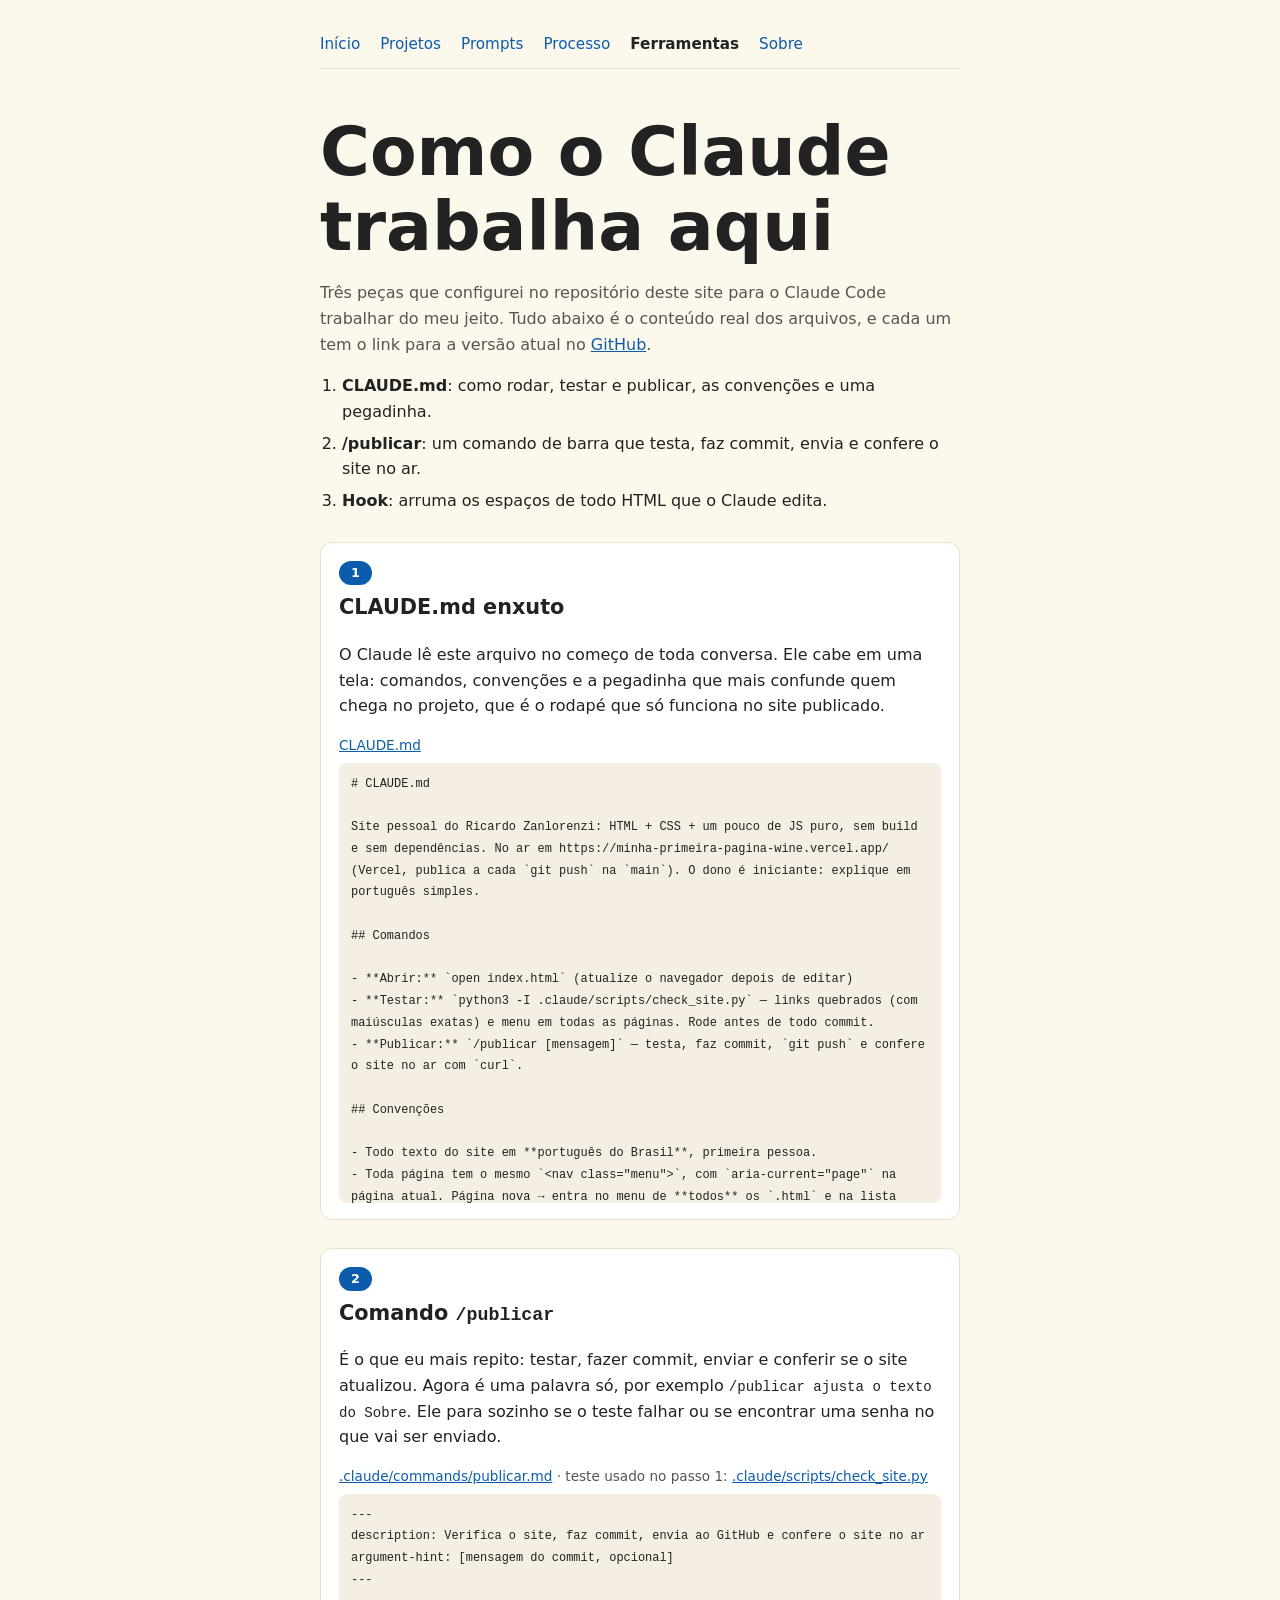
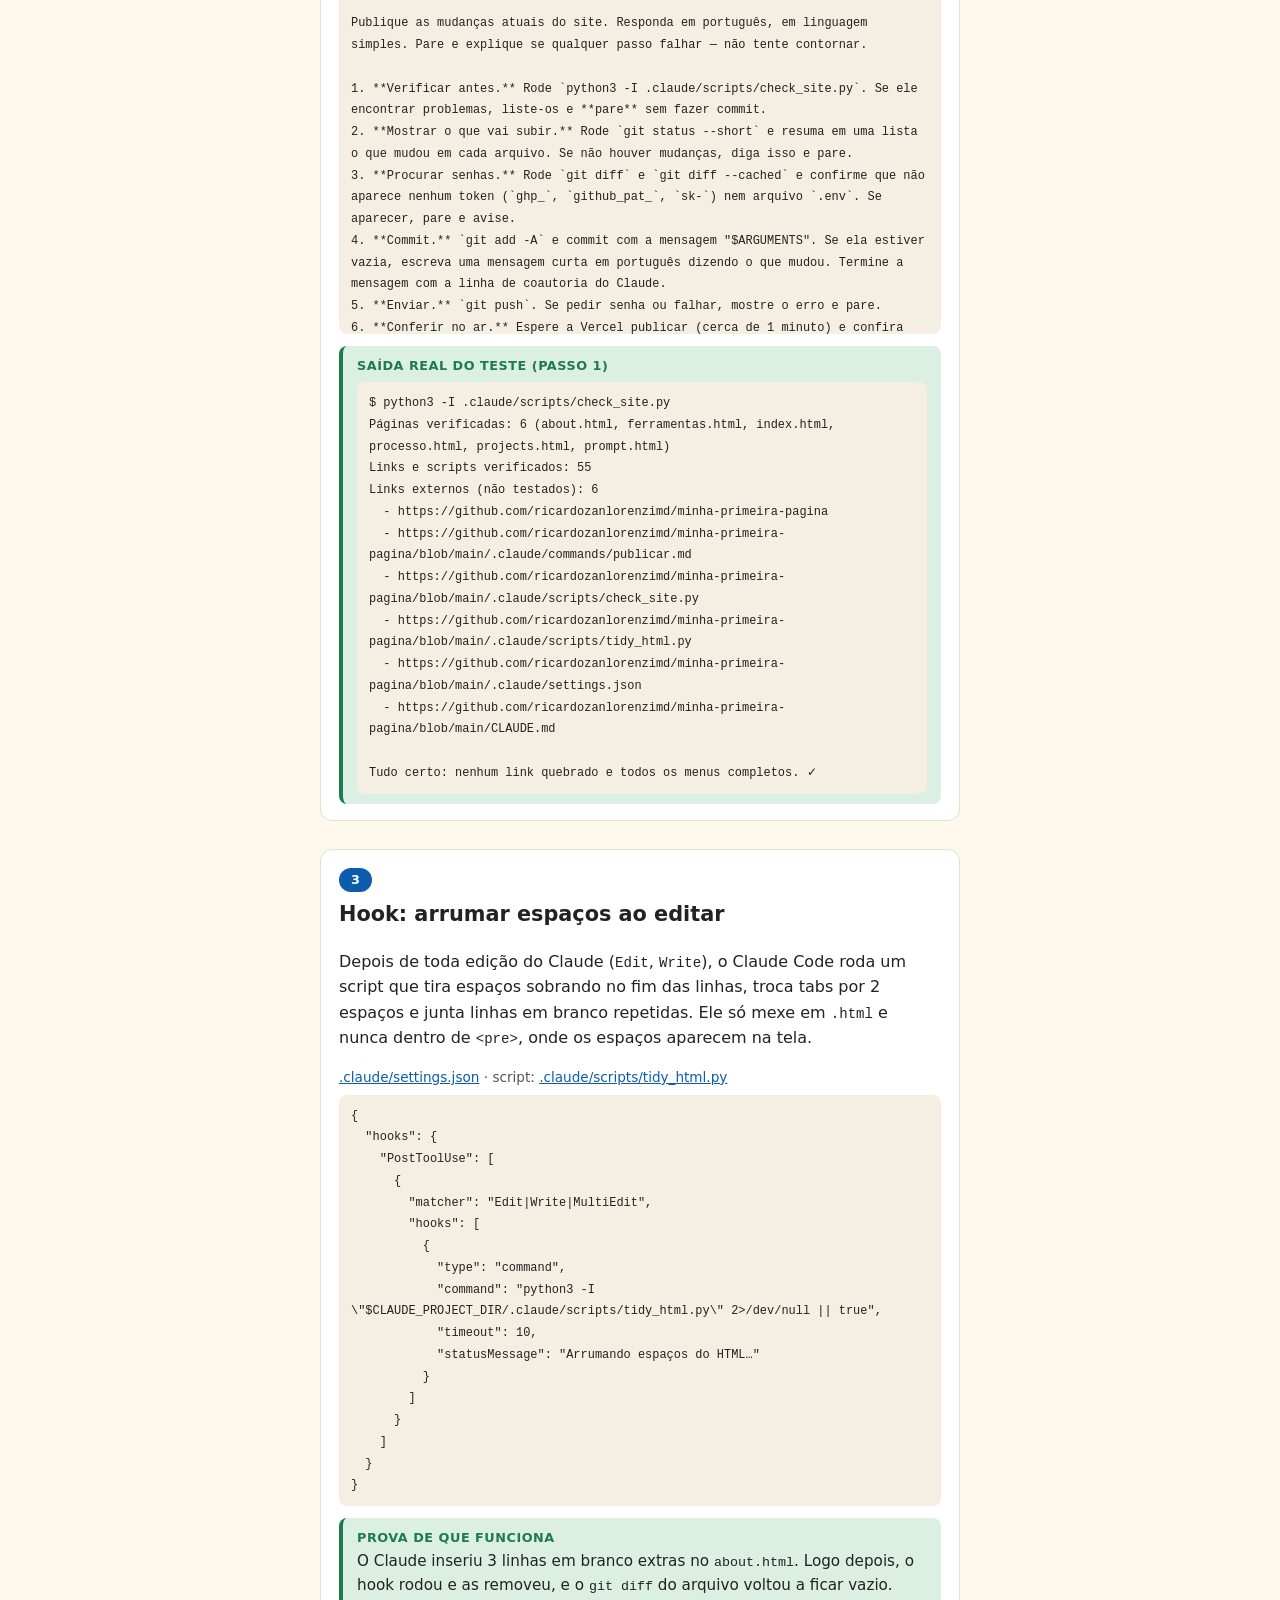
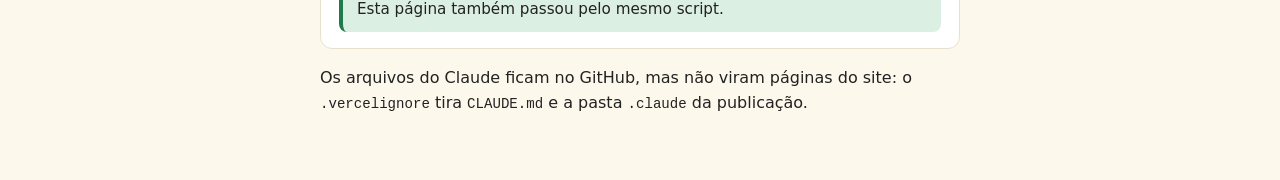
<file: ferramentas.html>
<!DOCTYPE html>
<html lang="pt-BR">
<head>
  <meta charset="UTF-8">
  <meta name="viewport" content="width=device-width, initial-scale=1.0">
  <title>Ferramentas — Ricardo Zanlorenzi</title>
  <link rel="stylesheet" href="style.css">
  <style>
    /* Estilos usados só nesta página */
    .intro {
      color: #555;
    }
    .pecas {
      margin: 0;
      padding-left: 22px;
    }
    .peca {
      margin-top: 28px;
      padding: 16px 18px;
      border: 1px solid #e8e0cc;
      border-radius: 12px;
      background: #fff;
    }
    .peca h2 {
      margin-top: 0;
    }
    .rotulo {
      display: inline-block;
      margin-bottom: 6px;
      padding: 2px 12px;
      border-radius: 999px;
      background: #0b5cad;
      color: #fff;
      font-size: 0.8rem;
      font-weight: 700;
    }
    .arquivo {
      font-size: 0.85rem;
      color: #555;
    }
    code {
      font-family: ui-monospace, "SF Mono", Menlo, Consolas, monospace;
      font-size: 0.88em;
    }
    pre {
      margin: 6px 0 0;
      padding: 10px 12px;
      max-height: 420px;
      overflow: auto;
      border-radius: 8px;
      background: #f4efe2;
      font-size: 0.85rem;
      white-space: pre-wrap;
      word-wrap: break-word;
    }
    .prova {
      margin-top: 12px;
      padding: 10px 14px;
      border-left: 4px solid #1f7a4d;
      border-radius: 8px;
      background: #dcefe3;
      font-size: 0.95rem;
    }
    .prova strong:first-child {
      display: block;
      font-size: 0.8rem;
      text-transform: uppercase;
      letter-spacing: 0.04em;
      color: #1f7a4d;
    }
  </style>
</head>
<body>
  <nav class="menu">
    <a href="index.html">Início</a>
    <a href="projects.html">Projetos</a>
    <a href="prompt.html">Prompts</a>
    <a href="processo.html">Processo</a>
    <a href="ferramentas.html" aria-current="page">Ferramentas</a>
    <a href="about.html">Sobre</a>
  </nav>

  <h1>Como o Claude trabalha aqui</h1>
  <p class="intro">
    Três peças que configurei no repositório deste site para o Claude Code
    trabalhar do meu jeito. Tudo abaixo é o conteúdo real dos arquivos, e cada
    um tem o link para a versão atual no
    <a href="https://github.com/ricardozanlorenzimd/minha-primeira-pagina">GitHub</a>.
  </p>
  <ol class="pecas">
    <li><strong>CLAUDE.md</strong>: como rodar, testar e publicar, as convenções e uma pegadinha.</li>
    <li><strong>/publicar</strong>: um comando de barra que testa, faz commit, envia e confere o site no ar.</li>
    <li><strong>Hook</strong>: arruma os espaços de todo HTML que o Claude edita.</li>
  </ol>

  <section class="peca">
    <span class="rotulo">1</span>
    <h2>CLAUDE.md enxuto</h2>
    <p>
      O Claude lê este arquivo no começo de toda conversa. Ele cabe em uma tela:
      comandos, convenções e a pegadinha que mais confunde quem chega no
      projeto, que é o rodapé que só funciona no site publicado.
    </p>
    <div class="arquivo">
      <a href="https://github.com/ricardozanlorenzimd/minha-primeira-pagina/blob/main/CLAUDE.md">CLAUDE.md</a>
    </div>
<pre><code># CLAUDE.md

Site pessoal do Ricardo Zanlorenzi: HTML + CSS + um pouco de JS puro, sem build e sem dependências. No ar em https://minha-primeira-pagina-wine.vercel.app/ (Vercel, publica a cada `git push` na `main`). O dono é iniciante: explique em português simples.

## Comandos

- **Abrir:** `open index.html` (atualize o navegador depois de editar)
- **Testar:** `python3 -I .claude/scripts/check_site.py` — links quebrados (com maiúsculas exatas) e menu em todas as páginas. Rode antes de todo commit.
- **Publicar:** `/publicar [mensagem]` — testa, faz commit, `git push` e confere o site no ar com `curl`.

## Convenções

- Todo texto do site em **português do Brasil**, primeira pessoa.
- Toda página tem o mesmo `&lt;nav class=&quot;menu&quot;&gt;`, com `aria-current=&quot;page&quot;` na página atual. Página nova → entra no menu de **todos** os `.html` e na lista `MENU` de `check_site.py`.
- Estilos comuns em `style.css`; estilo de uma página só fica no `&lt;style&gt;` dela.
- Projetos: tipo e dados em `projetos.js` (`PROJETOS`); `projects.html` só desenha. Campo novo passa pelas três camadas, nessa ordem.
- JS das páginas: `var`, `textContent` (nunca `innerHTML` com dados), comentários em português.
- Um hook arruma os espaços de todo `.html` editado — não precisa formatar à mão.
- Planeje antes (arquivos + ordem) e trabalhe em blocos pequenos com pausa para revisão quando o dono pedir.

## Pegadinha

O rodapé da página inicial (&quot;Última atualização&quot;) vem de `api/atualizado.js`, uma função da Vercel que usa a variável de ambiente `GITHUB_TOKEN`. **Abrindo pelo `file://` ela não existe** e o rodapé mostra &quot;disponível só no site publicado&quot; — isso é esperado, não &quot;conserte&quot;. Teste no site no ar. Nunca coloque o token no código: ele fica só nas configurações da Vercel (e mudar a variável exige Redeploy).</code></pre>
  </section>

  <section class="peca">
    <span class="rotulo">2</span>
    <h2>Comando <code>/publicar</code></h2>
    <p>
      É o que eu mais repito: testar, fazer commit, enviar e conferir se o site
      atualizou. Agora é uma palavra só, por exemplo
      <code>/publicar ajusta o texto do Sobre</code>. Ele para sozinho se o
      teste falhar ou se encontrar uma senha no que vai ser enviado.
    </p>
    <div class="arquivo">
      <a href="https://github.com/ricardozanlorenzimd/minha-primeira-pagina/blob/main/.claude/commands/publicar.md">.claude/commands/publicar.md</a>
      · teste usado no passo 1:
      <a href="https://github.com/ricardozanlorenzimd/minha-primeira-pagina/blob/main/.claude/scripts/check_site.py">.claude/scripts/check_site.py</a>
    </div>
<pre><code>---
description: Verifica o site, faz commit, envia ao GitHub e confere o site no ar
argument-hint: [mensagem do commit, opcional]
---

Publique as mudanças atuais do site. Responda em português, em linguagem simples. Pare e explique se qualquer passo falhar — não tente contornar.

1. **Verificar antes.** Rode `python3 -I .claude/scripts/check_site.py`. Se ele encontrar problemas, liste-os e **pare** sem fazer commit.
2. **Mostrar o que vai subir.** Rode `git status --short` e resuma em uma lista o que mudou em cada arquivo. Se não houver mudanças, diga isso e pare.
3. **Procurar senhas.** Rode `git diff` e `git diff --cached` e confirme que não aparece nenhum token (`ghp_`, `github_pat_`, `sk-`) nem arquivo `.env`. Se aparecer, pare e avise.
4. **Commit.** `git add -A` e commit com a mensagem &quot;$ARGUMENTS&quot;. Se ela estiver vazia, escreva uma mensagem curta em português dizendo o que mudou. Termine a mensagem com a linha de coautoria do Claude.
5. **Enviar.** `git push`. Se pedir senha ou falhar, mostre o erro e pare.
6. **Conferir no ar.** Espere a Vercel publicar (cerca de 1 minuto) e confira com `curl` que https://minha-primeira-pagina-wine.vercel.app/ e cada página do menu respondem 200 em HTTPS. A data em `/api/atualizado` pode levar até 5 minutos para mudar (cache) — não é erro.
7. **Relatar** em poucas linhas: o commit (hash e mensagem), o resultado da verificação e o link do site.</code></pre>
    <div class="prova">
      <strong>Saída real do teste (passo 1)</strong>
<pre><code>$ python3 -I .claude/scripts/check_site.py
Páginas verificadas: 6 (about.html, ferramentas.html, index.html, processo.html, projects.html, prompt.html)
Links e scripts verificados: 55
Links externos (não testados): 6
  - https://github.com/ricardozanlorenzimd/minha-primeira-pagina
  - https://github.com/ricardozanlorenzimd/minha-primeira-pagina/blob/main/.claude/commands/publicar.md
  - https://github.com/ricardozanlorenzimd/minha-primeira-pagina/blob/main/.claude/scripts/check_site.py
  - https://github.com/ricardozanlorenzimd/minha-primeira-pagina/blob/main/.claude/scripts/tidy_html.py
  - https://github.com/ricardozanlorenzimd/minha-primeira-pagina/blob/main/.claude/settings.json
  - https://github.com/ricardozanlorenzimd/minha-primeira-pagina/blob/main/CLAUDE.md

Tudo certo: nenhum link quebrado e todos os menus completos. ✓</code></pre>
    </div>
  </section>

  <section class="peca">
    <span class="rotulo">3</span>
    <h2>Hook: arrumar espaços ao editar</h2>
    <p>
      Depois de toda edição do Claude (<code>Edit</code>, <code>Write</code>),
      o Claude Code roda um script que tira espaços sobrando no fim das linhas,
      troca tabs por 2 espaços e junta linhas em branco repetidas. Ele só mexe
      em <code>.html</code> e nunca dentro de <code>&lt;pre&gt;</code>, onde os
      espaços aparecem na tela.
    </p>
    <div class="arquivo">
      <a href="https://github.com/ricardozanlorenzimd/minha-primeira-pagina/blob/main/.claude/settings.json">.claude/settings.json</a>
      · script:
      <a href="https://github.com/ricardozanlorenzimd/minha-primeira-pagina/blob/main/.claude/scripts/tidy_html.py">.claude/scripts/tidy_html.py</a>
    </div>
<pre><code>{
  &quot;hooks&quot;: {
    &quot;PostToolUse&quot;: [
      {
        &quot;matcher&quot;: &quot;Edit|Write|MultiEdit&quot;,
        &quot;hooks&quot;: [
          {
            &quot;type&quot;: &quot;command&quot;,
            &quot;command&quot;: &quot;python3 -I \&quot;$CLAUDE_PROJECT_DIR/.claude/scripts/tidy_html.py\&quot; 2&gt;/dev/null || true&quot;,
            &quot;timeout&quot;: 10,
            &quot;statusMessage&quot;: &quot;Arrumando espaços do HTML…&quot;
          }
        ]
      }
    ]
  }
}</code></pre>
    <div class="prova">
      <strong>Prova de que funciona</strong>
      O Claude inseriu 3 linhas em branco extras no <code>about.html</code>.
      Logo depois, o hook rodou e as removeu, e o <code>git diff</code> do
      arquivo voltou a ficar vazio. Esta página também passou pelo mesmo script.
    </div>
  </section>

  <p>
    Os arquivos do Claude ficam no GitHub, mas não viram páginas do site: o
    <code>.vercelignore</code> tira <code>CLAUDE.md</code> e a pasta
    <code>.claude</code> da publicação.
  </p>
</body>
</html>
</file>
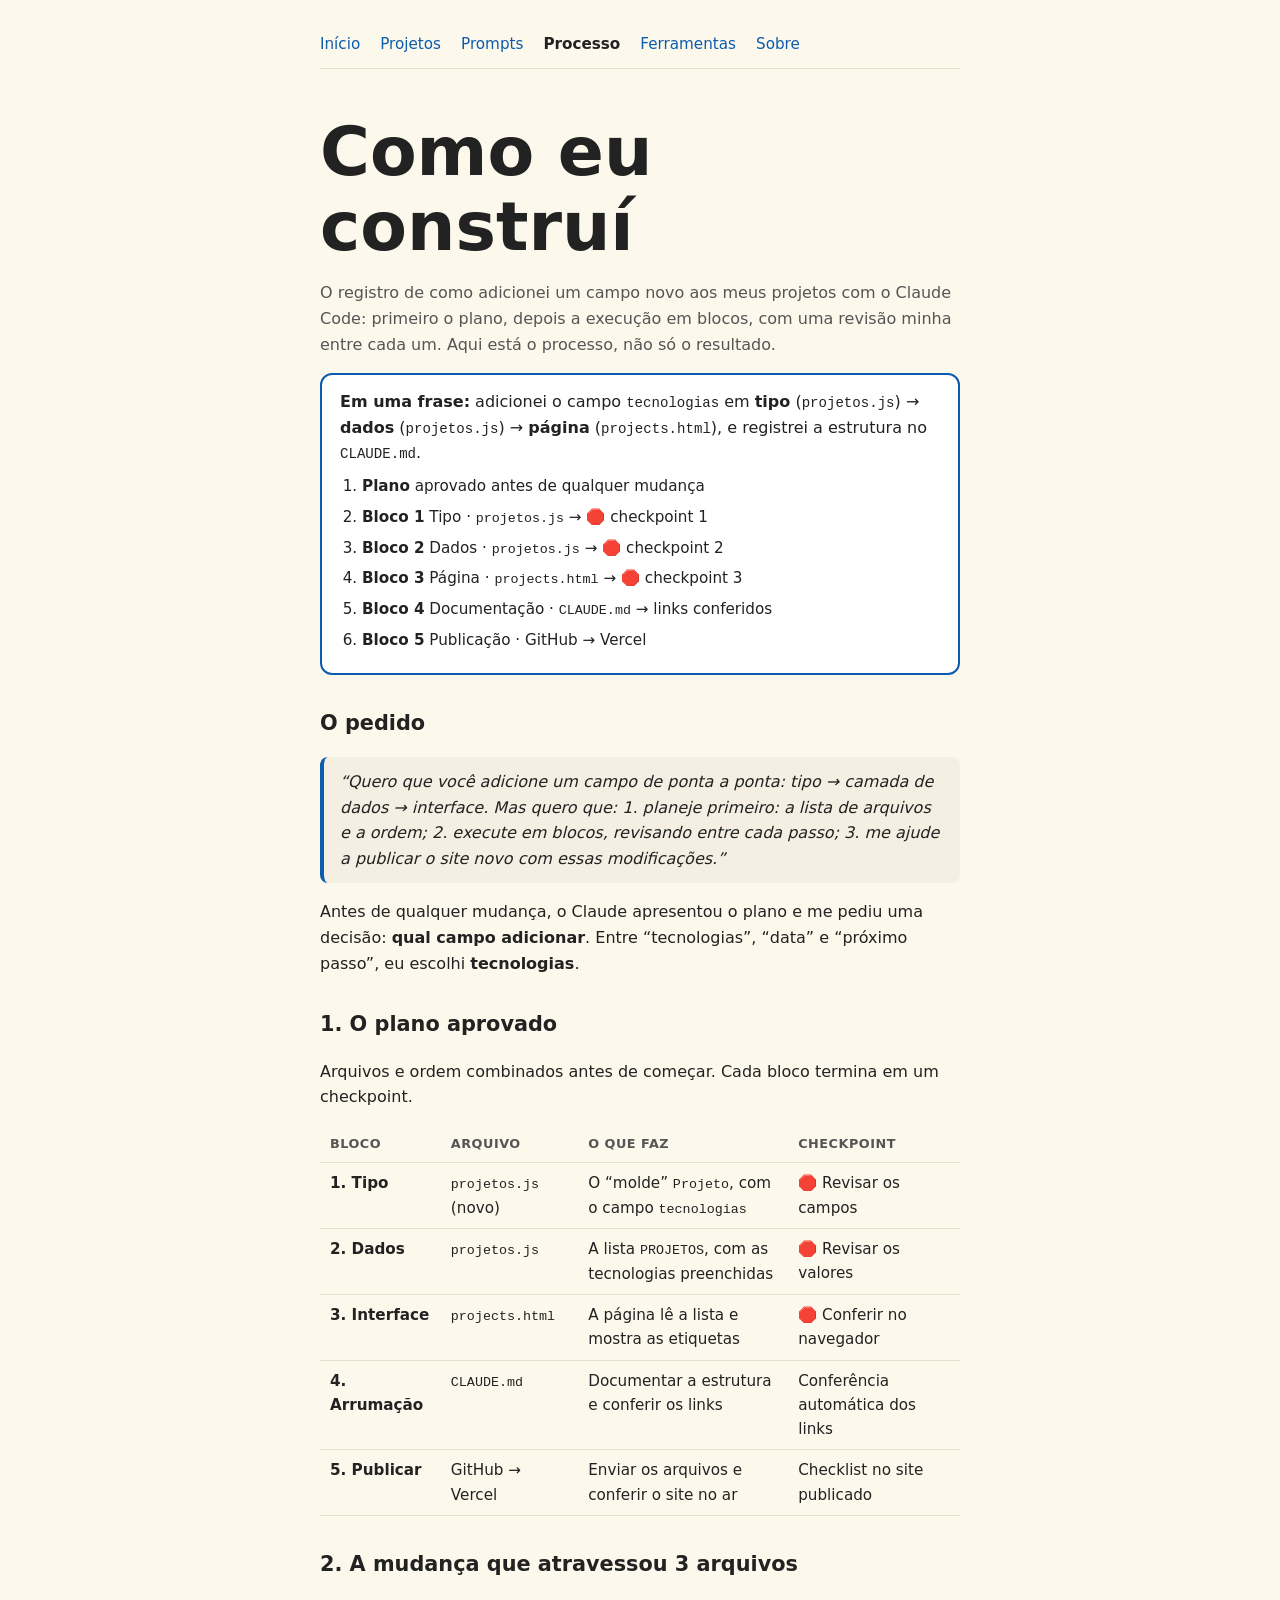
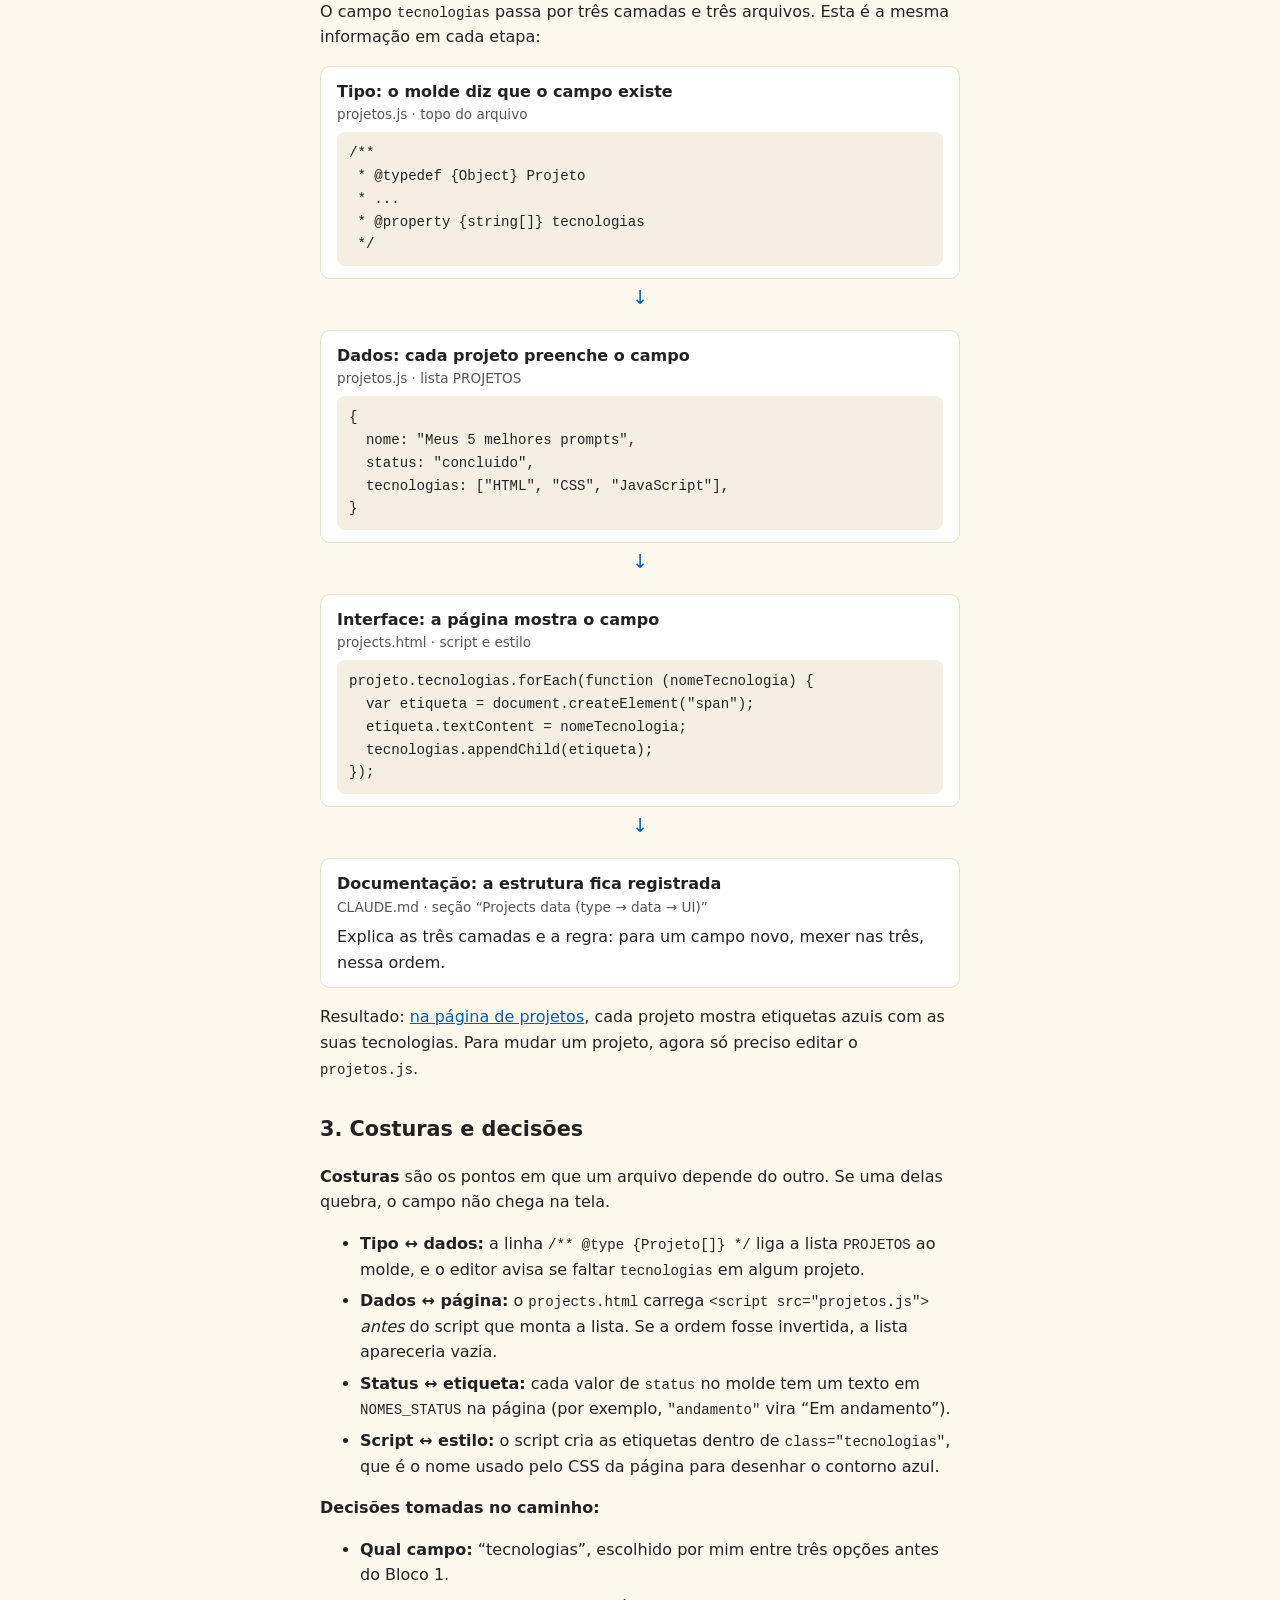
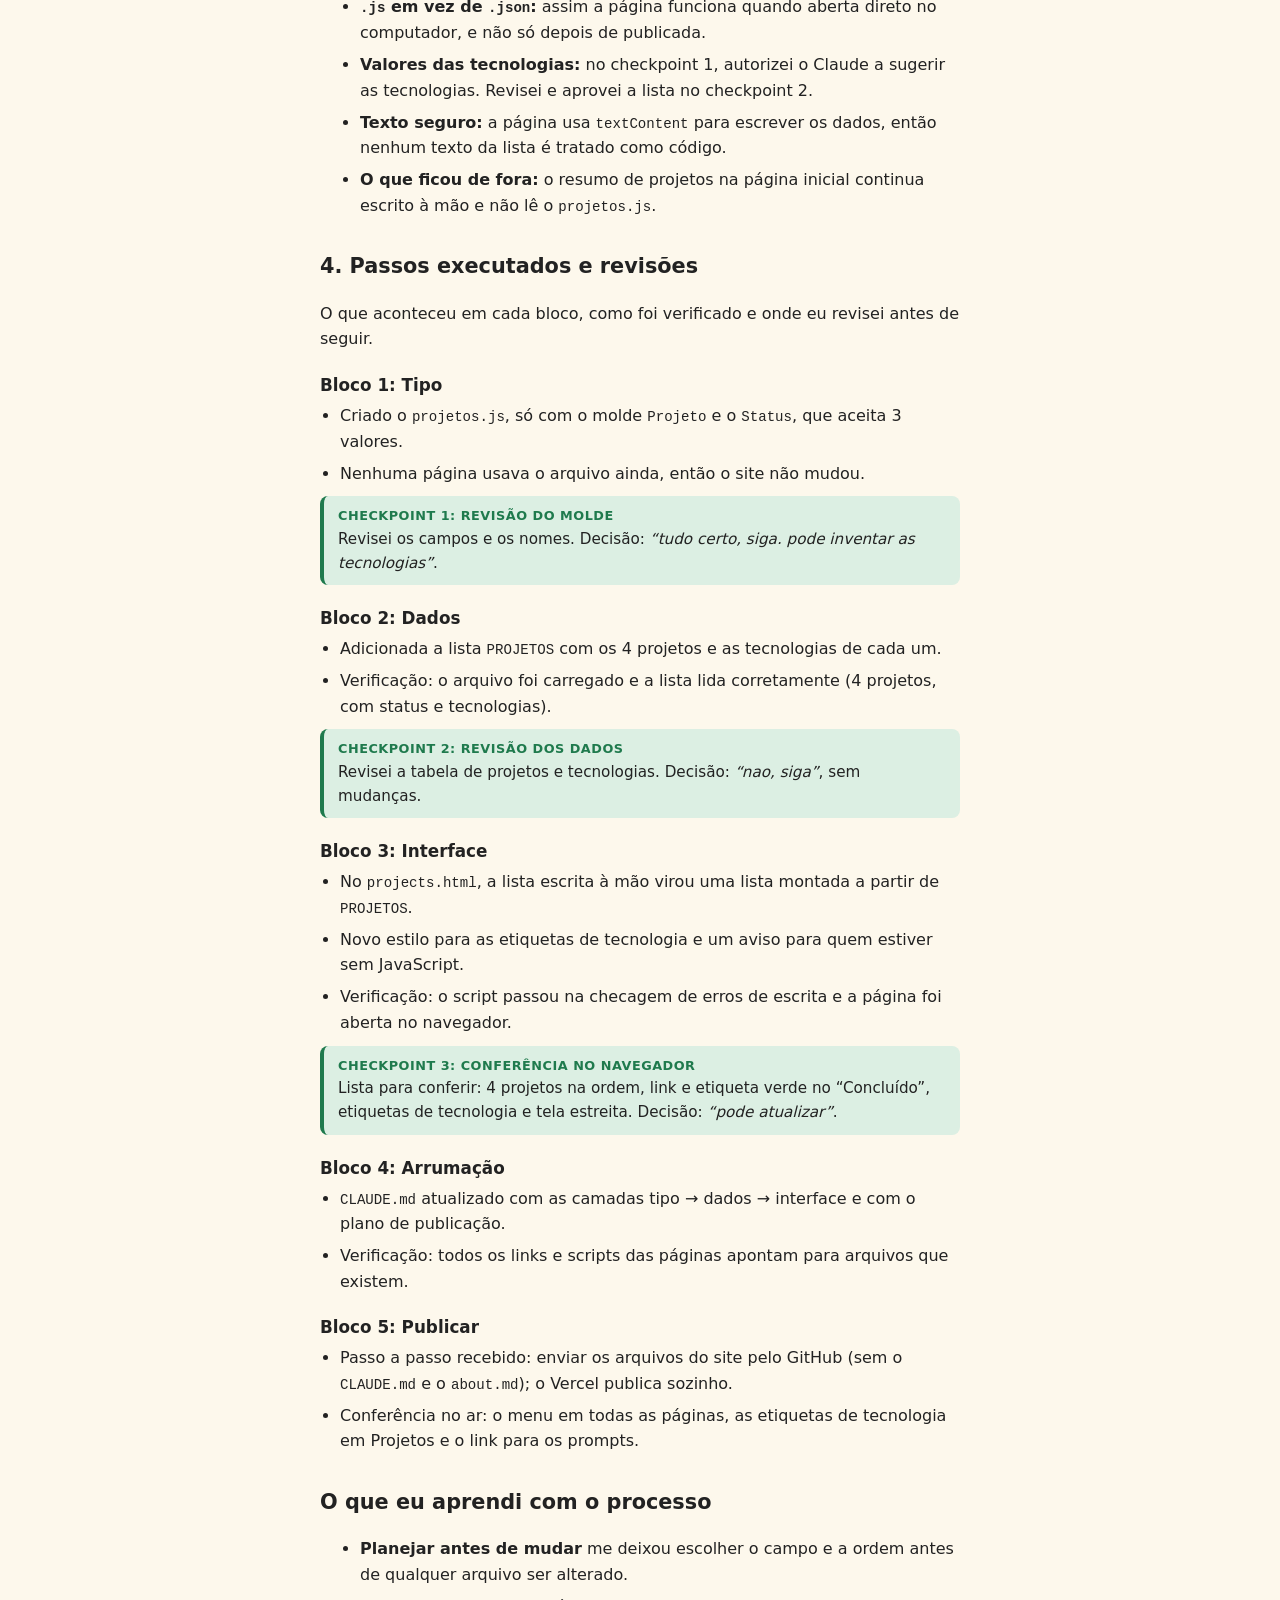
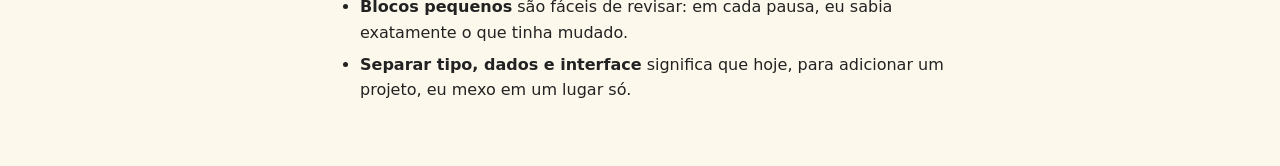
<file: processo.html>
<!DOCTYPE html>
<html lang="pt-BR">
<head>
  <meta charset="UTF-8">
  <meta name="viewport" content="width=device-width, initial-scale=1.0">
  <title>Processo — Ricardo Zanlorenzi</title>
  <link rel="stylesheet" href="style.css">
  <style>
    /* Estilos usados só nesta página */
    .intro {
      color: #555;
    }
    .resumo {
      padding: 14px 18px;
      border: 2px solid #0b5cad;
      border-radius: 12px;
      background: #fff;
    }
    .resumo p {
      margin: 0 0 8px;
    }
    .ordem {
      margin: 0;
      padding-left: 22px;
      font-size: 0.95rem;
    }
    .costura {
      margin: 0 0 6px;
    }
    .pedido {
      margin: 0;
      padding: 12px 16px;
      border-left: 4px solid #0b5cad;
      border-radius: 8px;
      background: #f4efe2;
      font-style: italic;
    }

    /* Tabela do plano: vira "cartões" no celular */
    .plano {
      width: 100%;
      border-collapse: collapse;
      font-size: 0.95rem;
    }
    .plano th,
    .plano td {
      text-align: left;
      vertical-align: top;
      padding: 8px 10px;
      border-bottom: 1px solid #e8e0cc;
    }
    .plano th {
      font-size: 0.8rem;
      text-transform: uppercase;
      letter-spacing: 0.04em;
      color: #555;
    }
    @media (max-width: 520px) {
      .plano thead { display: none; }
      .plano tr {
        display: block;
        padding: 8px 0;
        border-bottom: 1px solid #e8e0cc;
      }
      .plano td {
        display: block;
        padding: 2px 0;
        border: 0;
      }
    }

    code {
      font-family: ui-monospace, "SF Mono", Menlo, Consolas, monospace;
      font-size: 0.88em;
    }
    pre {
      margin: 6px 0 0;
      padding: 10px 12px;
      border-radius: 8px;
      background: #f4efe2;
      white-space: pre-wrap;
      word-wrap: break-word;
    }

    /* As 3 camadas do campo "tecnologias" */
    .camada {
      margin-top: 16px;
      padding: 12px 16px;
      border: 1px solid #e8e0cc;
      border-radius: 10px;
      background: #fff;
    }
    .camada h3 {
      margin: 0;
      font-size: 1rem;
    }
    .arquivo {
      font-size: 0.85rem;
      color: #555;
    }
    .seta {
      text-align: center;
      margin: 4px 0;
      color: #0b5cad;
      font-size: 1.2rem;
    }

    /* Linha do tempo dos blocos */
    .bloco {
      margin-top: 20px;
    }
    .bloco h3 {
      margin: 0 0 4px;
      font-size: 1.05rem;
    }
    .bloco ul {
      margin: 0;
      padding-left: 20px;
    }
    .checkpoint {
      margin-top: 10px;
      padding: 10px 14px;
      border-left: 4px solid #1f7a4d;
      border-radius: 8px;
      background: #dcefe3;
      font-size: 0.95rem;
    }
    .checkpoint strong:first-child {
      display: block;
      font-size: 0.8rem;
      text-transform: uppercase;
      letter-spacing: 0.04em;
      color: #1f7a4d;
    }
  </style>
</head>
<body>
  <nav class="menu">
    <a href="index.html">Início</a>
    <a href="projects.html">Projetos</a>
    <a href="prompt.html">Prompts</a>
    <a href="processo.html" aria-current="page">Processo</a>
    <a href="ferramentas.html">Ferramentas</a>
    <a href="about.html">Sobre</a>
  </nav>

  <h1>Como eu construí</h1>
  <p class="intro">
    O registro de como adicionei um campo novo aos meus projetos com o Claude
    Code: primeiro o plano, depois a execução em blocos, com uma revisão minha
    entre cada um. Aqui está o processo, não só o resultado.
  </p>

  <div class="resumo">
    <p>
      <strong>Em uma frase:</strong> adicionei o campo <code>tecnologias</code>
      em <strong>tipo</strong> (<code>projetos.js</code>) →
      <strong>dados</strong> (<code>projetos.js</code>) →
      <strong>página</strong> (<code>projects.html</code>), e registrei a
      estrutura no <code>CLAUDE.md</code>.
    </p>
    <ol class="ordem">
      <li><strong>Plano</strong> aprovado antes de qualquer mudança</li>
      <li><strong>Bloco 1</strong> Tipo · <code>projetos.js</code> → 🛑 checkpoint 1</li>
      <li><strong>Bloco 2</strong> Dados · <code>projetos.js</code> → 🛑 checkpoint 2</li>
      <li><strong>Bloco 3</strong> Página · <code>projects.html</code> → 🛑 checkpoint 3</li>
      <li><strong>Bloco 4</strong> Documentação · <code>CLAUDE.md</code> → links conferidos</li>
      <li><strong>Bloco 5</strong> Publicação · GitHub → Vercel</li>
    </ol>
  </div>

  <h2>O pedido</h2>
  <p class="pedido">
    “Quero que você adicione um campo de ponta a ponta: tipo → camada de dados
    → interface. Mas quero que: 1. planeje primeiro: a lista de arquivos e a
    ordem; 2. execute em blocos, revisando entre cada passo; 3. me ajude a
    publicar o site novo com essas modificações.”
  </p>
  <p>
    Antes de qualquer mudança, o Claude apresentou o plano e me pediu uma
    decisão: <strong>qual campo adicionar</strong>. Entre “tecnologias”,
    “data” e “próximo passo”, eu escolhi <strong>tecnologias</strong>.
  </p>

  <h2>1. O plano aprovado</h2>
  <p>Arquivos e ordem combinados antes de começar. Cada bloco termina em um checkpoint.</p>
  <table class="plano">
    <thead>
      <tr><th>Bloco</th><th>Arquivo</th><th>O que faz</th><th>Checkpoint</th></tr>
    </thead>
    <tbody>
      <tr>
        <td><strong>1. Tipo</strong></td>
        <td><code>projetos.js</code> (novo)</td>
        <td>O “molde” <code>Projeto</code>, com o campo <code>tecnologias</code></td>
        <td>🛑 Revisar os campos</td>
      </tr>
      <tr>
        <td><strong>2. Dados</strong></td>
        <td><code>projetos.js</code></td>
        <td>A lista <code>PROJETOS</code>, com as tecnologias preenchidas</td>
        <td>🛑 Revisar os valores</td>
      </tr>
      <tr>
        <td><strong>3. Interface</strong></td>
        <td><code>projects.html</code></td>
        <td>A página lê a lista e mostra as etiquetas</td>
        <td>🛑 Conferir no navegador</td>
      </tr>
      <tr>
        <td><strong>4. Arrumação</strong></td>
        <td><code>CLAUDE.md</code></td>
        <td>Documentar a estrutura e conferir os links</td>
        <td>Conferência automática dos links</td>
      </tr>
      <tr>
        <td><strong>5. Publicar</strong></td>
        <td>GitHub → Vercel</td>
        <td>Enviar os arquivos e conferir o site no ar</td>
        <td>Checklist no site publicado</td>
      </tr>
    </tbody>
  </table>

  <h2>2. A mudança que atravessou 3 arquivos</h2>
  <p>
    O campo <code>tecnologias</code> passa por três camadas e três arquivos.
    Esta é a mesma informação em cada etapa:
  </p>

  <div class="camada">
    <h3>Tipo: o molde diz que o campo existe</h3>
    <div class="arquivo">projetos.js · topo do arquivo</div>
<pre><code>/**
 * @typedef {Object} Projeto
 * ...
 * @property {string[]} tecnologias
 */</code></pre>
  </div>
  <div class="seta" aria-hidden="true">↓</div>

  <div class="camada">
    <h3>Dados: cada projeto preenche o campo</h3>
    <div class="arquivo">projetos.js · lista PROJETOS</div>
<pre><code>{
  nome: "Meus 5 melhores prompts",
  status: "concluido",
  tecnologias: ["HTML", "CSS", "JavaScript"],
}</code></pre>
  </div>
  <div class="seta" aria-hidden="true">↓</div>

  <div class="camada">
    <h3>Interface: a página mostra o campo</h3>
    <div class="arquivo">projects.html · script e estilo</div>
<pre><code>projeto.tecnologias.forEach(function (nomeTecnologia) {
  var etiqueta = document.createElement("span");
  etiqueta.textContent = nomeTecnologia;
  tecnologias.appendChild(etiqueta);
});</code></pre>
  </div>
  <div class="seta" aria-hidden="true">↓</div>

  <div class="camada">
    <h3>Documentação: a estrutura fica registrada</h3>
    <div class="arquivo">CLAUDE.md · seção “Projects data (type → data → UI)”</div>
    <p style="margin: 6px 0 0;">
      Explica as três camadas e a regra: para um campo novo, mexer nas três,
      nessa ordem.
    </p>
  </div>

  <p>
    Resultado: <a href="projects.html">na página de projetos</a>, cada projeto
    mostra etiquetas azuis com as suas tecnologias. Para mudar um projeto, agora
    só preciso editar o <code>projetos.js</code>.
  </p>

  <h2>3. Costuras e decisões</h2>
  <p>
    <strong>Costuras</strong> são os pontos em que um arquivo depende do outro.
    Se uma delas quebra, o campo não chega na tela.
  </p>
  <ul>
    <li class="costura">
      <strong>Tipo ↔ dados:</strong> a linha <code>/** @type {Projeto[]} */</code>
      liga a lista <code>PROJETOS</code> ao molde, e o editor avisa se faltar
      <code>tecnologias</code> em algum projeto.
    </li>
    <li class="costura">
      <strong>Dados ↔ página:</strong> o <code>projects.html</code> carrega
      <code>&lt;script src="projetos.js"&gt;</code> <em>antes</em> do script
      que monta a lista. Se a ordem fosse invertida, a lista apareceria vazia.
    </li>
    <li class="costura">
      <strong>Status ↔ etiqueta:</strong> cada valor de <code>status</code> no
      molde tem um texto em <code>NOMES_STATUS</code> na página (por exemplo,
      <code>"andamento"</code> vira “Em andamento”).
    </li>
    <li class="costura">
      <strong>Script ↔ estilo:</strong> o script cria as etiquetas dentro de
      <code>class="tecnologias"</code>, que é o nome usado pelo CSS da página
      para desenhar o contorno azul.
    </li>
  </ul>

  <p><strong>Decisões tomadas no caminho:</strong></p>
  <ul>
    <li><strong>Qual campo:</strong> “tecnologias”, escolhido por mim entre três opções antes do Bloco 1.</li>
    <li><strong><code>.js</code> em vez de <code>.json</code>:</strong> assim a página funciona quando aberta direto no computador, e não só depois de publicada.</li>
    <li><strong>Valores das tecnologias:</strong> no checkpoint 1, autorizei o Claude a sugerir as tecnologias. Revisei e aprovei a lista no checkpoint 2.</li>
    <li><strong>Texto seguro:</strong> a página usa <code>textContent</code> para escrever os dados, então nenhum texto da lista é tratado como código.</li>
    <li><strong>O que ficou de fora:</strong> o resumo de projetos na página inicial continua escrito à mão e não lê o <code>projetos.js</code>.</li>
  </ul>

  <h2>4. Passos executados e revisões</h2>
  <p>O que aconteceu em cada bloco, como foi verificado e onde eu revisei antes de seguir.</p>

  <div class="bloco">
    <h3>Bloco 1: Tipo</h3>
    <ul>
      <li>Criado o <code>projetos.js</code>, só com o molde <code>Projeto</code> e o <code>Status</code>, que aceita 3 valores.</li>
      <li>Nenhuma página usava o arquivo ainda, então o site não mudou.</li>
    </ul>
    <div class="checkpoint">
      <strong>Checkpoint 1: revisão do molde</strong>
      Revisei os campos e os nomes. Decisão: <em>“tudo certo, siga. pode
      inventar as tecnologias”</em>.
    </div>
  </div>

  <div class="bloco">
    <h3>Bloco 2: Dados</h3>
    <ul>
      <li>Adicionada a lista <code>PROJETOS</code> com os 4 projetos e as tecnologias de cada um.</li>
      <li>Verificação: o arquivo foi carregado e a lista lida corretamente (4 projetos, com status e tecnologias).</li>
    </ul>
    <div class="checkpoint">
      <strong>Checkpoint 2: revisão dos dados</strong>
      Revisei a tabela de projetos e tecnologias. Decisão: <em>“nao, siga”</em>,
      sem mudanças.
    </div>
  </div>

  <div class="bloco">
    <h3>Bloco 3: Interface</h3>
    <ul>
      <li>No <code>projects.html</code>, a lista escrita à mão virou uma lista montada a partir de <code>PROJETOS</code>.</li>
      <li>Novo estilo para as etiquetas de tecnologia e um aviso para quem estiver sem JavaScript.</li>
      <li>Verificação: o script passou na checagem de erros de escrita e a página foi aberta no navegador.</li>
    </ul>
    <div class="checkpoint">
      <strong>Checkpoint 3: conferência no navegador</strong>
      Lista para conferir: 4 projetos na ordem, link e etiqueta verde no
      “Concluído”, etiquetas de tecnologia e tela estreita. Decisão:
      <em>“pode atualizar”</em>.
    </div>
  </div>

  <div class="bloco">
    <h3>Bloco 4: Arrumação</h3>
    <ul>
      <li><code>CLAUDE.md</code> atualizado com as camadas tipo → dados → interface e com o plano de publicação.</li>
      <li>Verificação: todos os links e scripts das páginas apontam para arquivos que existem.</li>
    </ul>
  </div>

  <div class="bloco">
    <h3>Bloco 5: Publicar</h3>
    <ul>
      <li>Passo a passo recebido: enviar os arquivos do site pelo GitHub (sem o <code>CLAUDE.md</code> e o <code>about.md</code>); o Vercel publica sozinho.</li>
      <li>Conferência no ar: o menu em todas as páginas, as etiquetas de tecnologia em Projetos e o link para os prompts.</li>
    </ul>
  </div>

  <h2>O que eu aprendi com o processo</h2>
  <ul>
    <li><strong>Planejar antes de mudar</strong> me deixou escolher o campo e a ordem antes de qualquer arquivo ser alterado.</li>
    <li><strong>Blocos pequenos</strong> são fáceis de revisar: em cada pausa, eu sabia exatamente o que tinha mudado.</li>
    <li><strong>Separar tipo, dados e interface</strong> significa que hoje, para adicionar um projeto, eu mexo em um lugar só.</li>
  </ul>
</body>
</html>
</file>
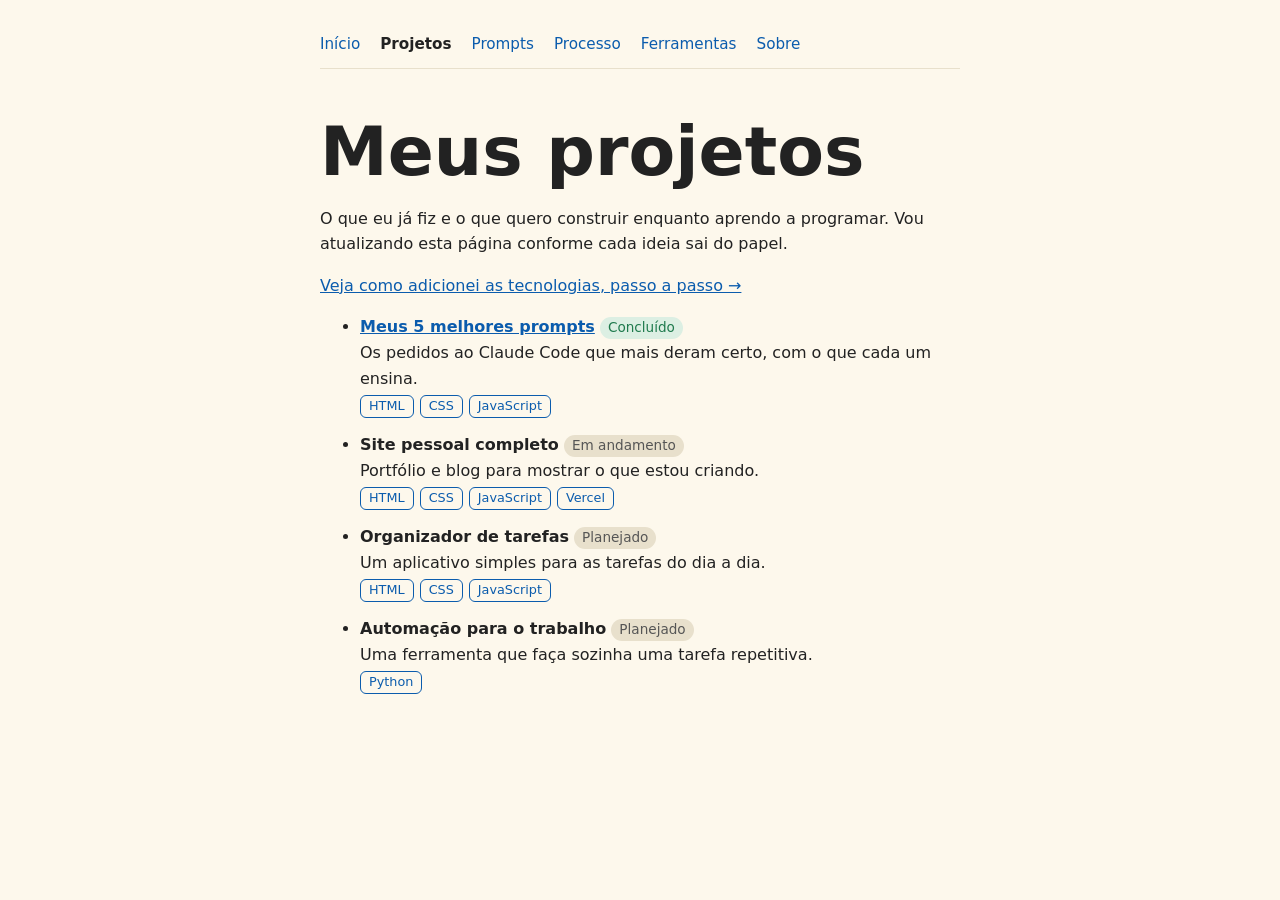
<file: projects.html>
<!DOCTYPE html>
<html lang="pt-BR">
<head>
  <meta charset="UTF-8">
  <meta name="viewport" content="width=device-width, initial-scale=1.0">
  <title>Projetos — Ricardo Zanlorenzi</title>
  <link rel="stylesheet" href="style.css">
  <style>
    /* Estilos usados só nesta página */
    li {
      margin-bottom: 0.9rem;
    }
    .status {
      display: inline-block;
      padding: 0 8px;
      border-radius: 999px;
      font-size: 0.85rem;
      background: #e8e0cc;
      color: #555;
    }
    .status.concluido {
      background: #dcefe3;
      color: #1f7a4d;
    }
    /* Campo novo: etiquetas de tecnologia, com contorno azul */
    .tecnologias {
      display: flex;
      flex-wrap: wrap;
      gap: 6px;
      margin-top: 4px;
    }
    .tecnologias span {
      padding: 0 8px;
      border: 1px solid #0b5cad;
      border-radius: 6px;
      font-size: 0.8rem;
      color: #0b5cad;
    }
  </style>
</head>
<body>
  <nav class="menu">
    <a href="index.html">Início</a>
    <a href="projects.html" aria-current="page">Projetos</a>
    <a href="prompt.html">Prompts</a>
    <a href="processo.html">Processo</a>
    <a href="ferramentas.html">Ferramentas</a>
    <a href="about.html">Sobre</a>
  </nav>

  <h1>Meus projetos</h1>
  <p>
    O que eu já fiz e o que quero construir enquanto aprendo a programar.
    Vou atualizando esta página conforme cada ideia sai do papel.
  </p>
  <p><a href="processo.html">Veja como adicionei as tecnologias, passo a passo →</a></p>

  <!-- A lista começa vazia: o script abaixo preenche com os dados de projetos.js -->
  <ul id="lista-projetos"></ul>
  <noscript>
    <p>Ative o JavaScript no navegador para ver a lista de projetos.</p>
  </noscript>

  <!-- 1º carrega os dados (molde + lista PROJETOS) -->
  <script src="projetos.js"></script>

  <!-- 2º monta a interface: um item <li> para cada projeto -->
  <script>
    // Texto que aparece na etiqueta para cada valor de "status"
    var NOMES_STATUS = {
      concluido: "Concluído",
      andamento: "Em andamento",
      planejado: "Planejado",
    };

    var lista = document.getElementById("lista-projetos");

    PROJETOS.forEach(function (projeto) {
      var item = document.createElement("li");

      // Nome em negrito (vira link se o projeto tiver "link")
      var nome = document.createElement("strong");
      if (projeto.link) {
        var link = document.createElement("a");
        link.href = projeto.link;
        link.textContent = projeto.nome;
        nome.appendChild(link);
      } else {
        nome.textContent = projeto.nome;
      }
      item.appendChild(nome);
      item.appendChild(document.createTextNode(" "));

      // Etiqueta de status (verde quando concluído)
      var status = document.createElement("span");
      status.className = "status";
      if (projeto.status === "concluido") {
        status.classList.add("concluido");
      }
      status.textContent = NOMES_STATUS[projeto.status];
      item.appendChild(status);

      // Descrição
      var descricao = document.createElement("div");
      descricao.textContent = projeto.descricao;
      item.appendChild(descricao);

      // O CAMPO NOVO: tecnologias, uma etiqueta para cada uma
      if (projeto.tecnologias.length > 0) {
        var tecnologias = document.createElement("div");
        tecnologias.className = "tecnologias";
        projeto.tecnologias.forEach(function (nomeTecnologia) {
          var etiqueta = document.createElement("span");
          etiqueta.textContent = nomeTecnologia;
          tecnologias.appendChild(etiqueta);
        });
        item.appendChild(tecnologias);
      }

      lista.appendChild(item);
    });
  </script>
</body>
</html>
</file>
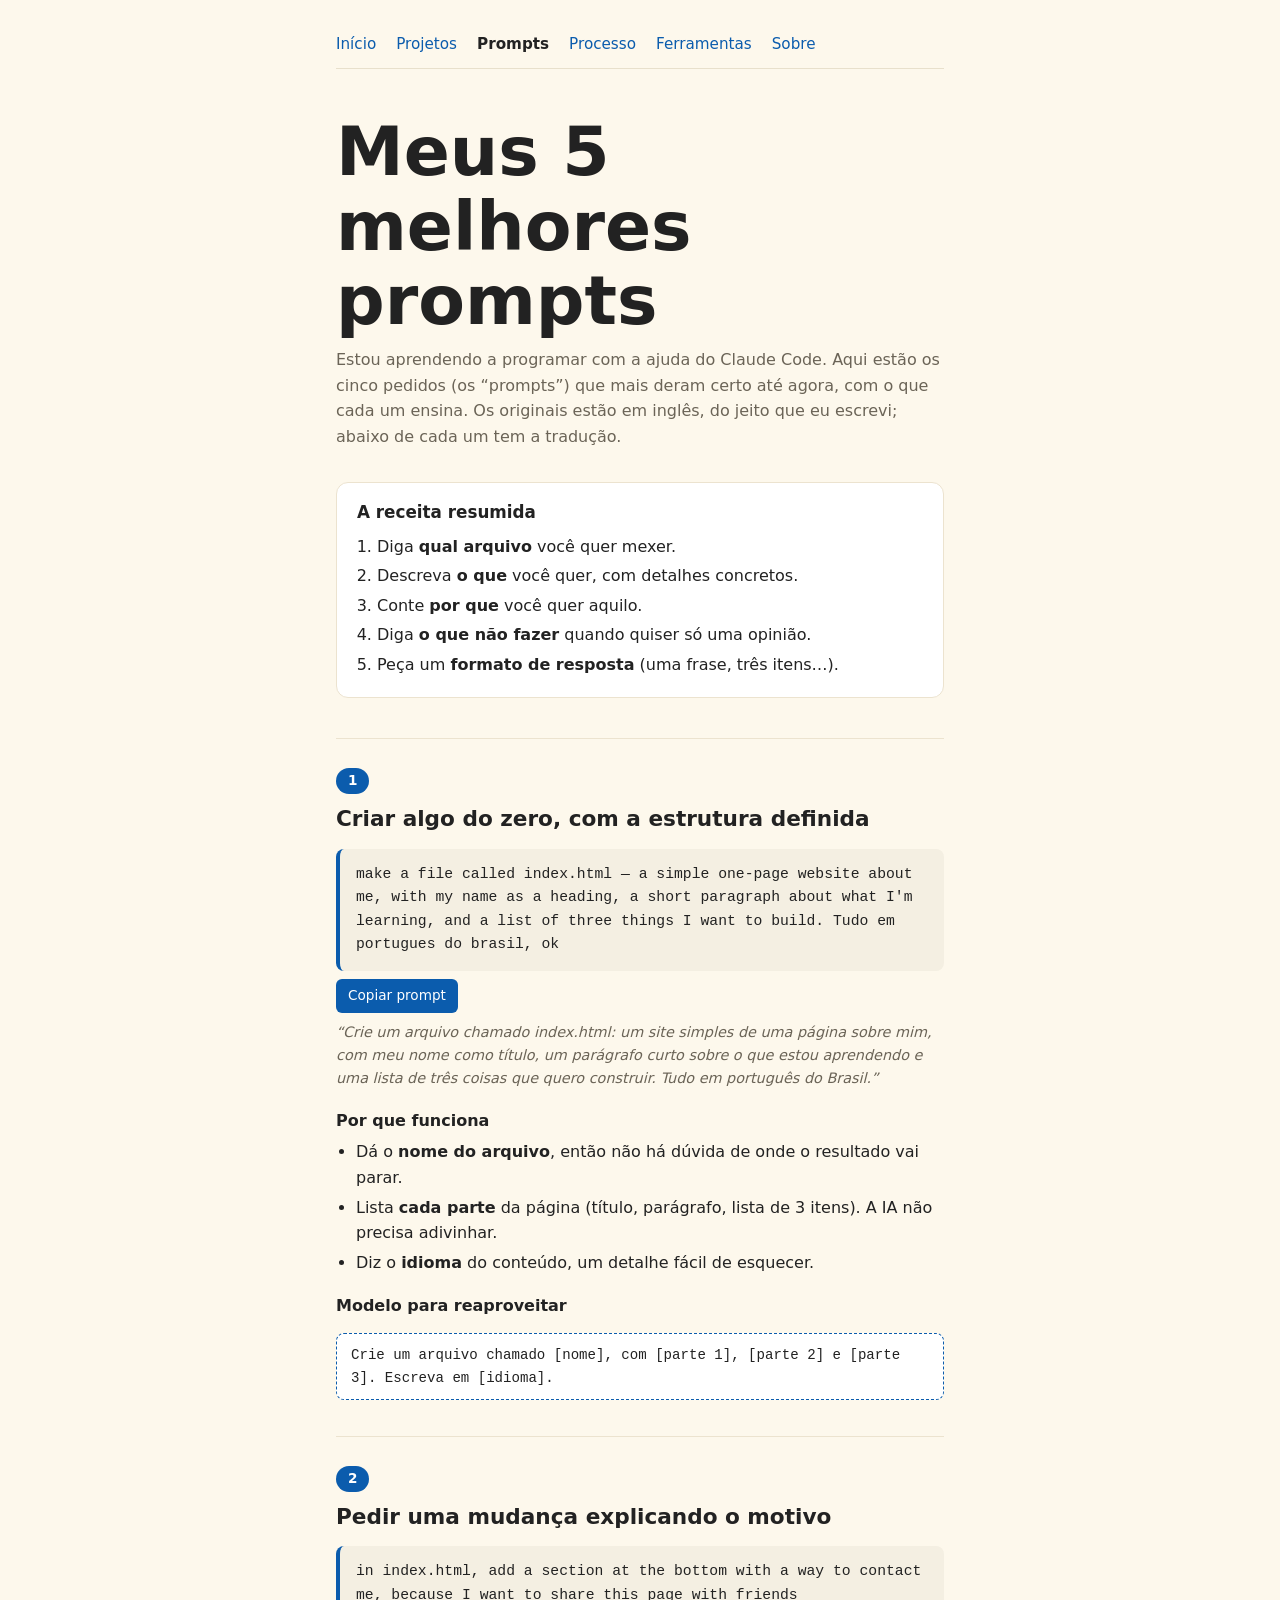
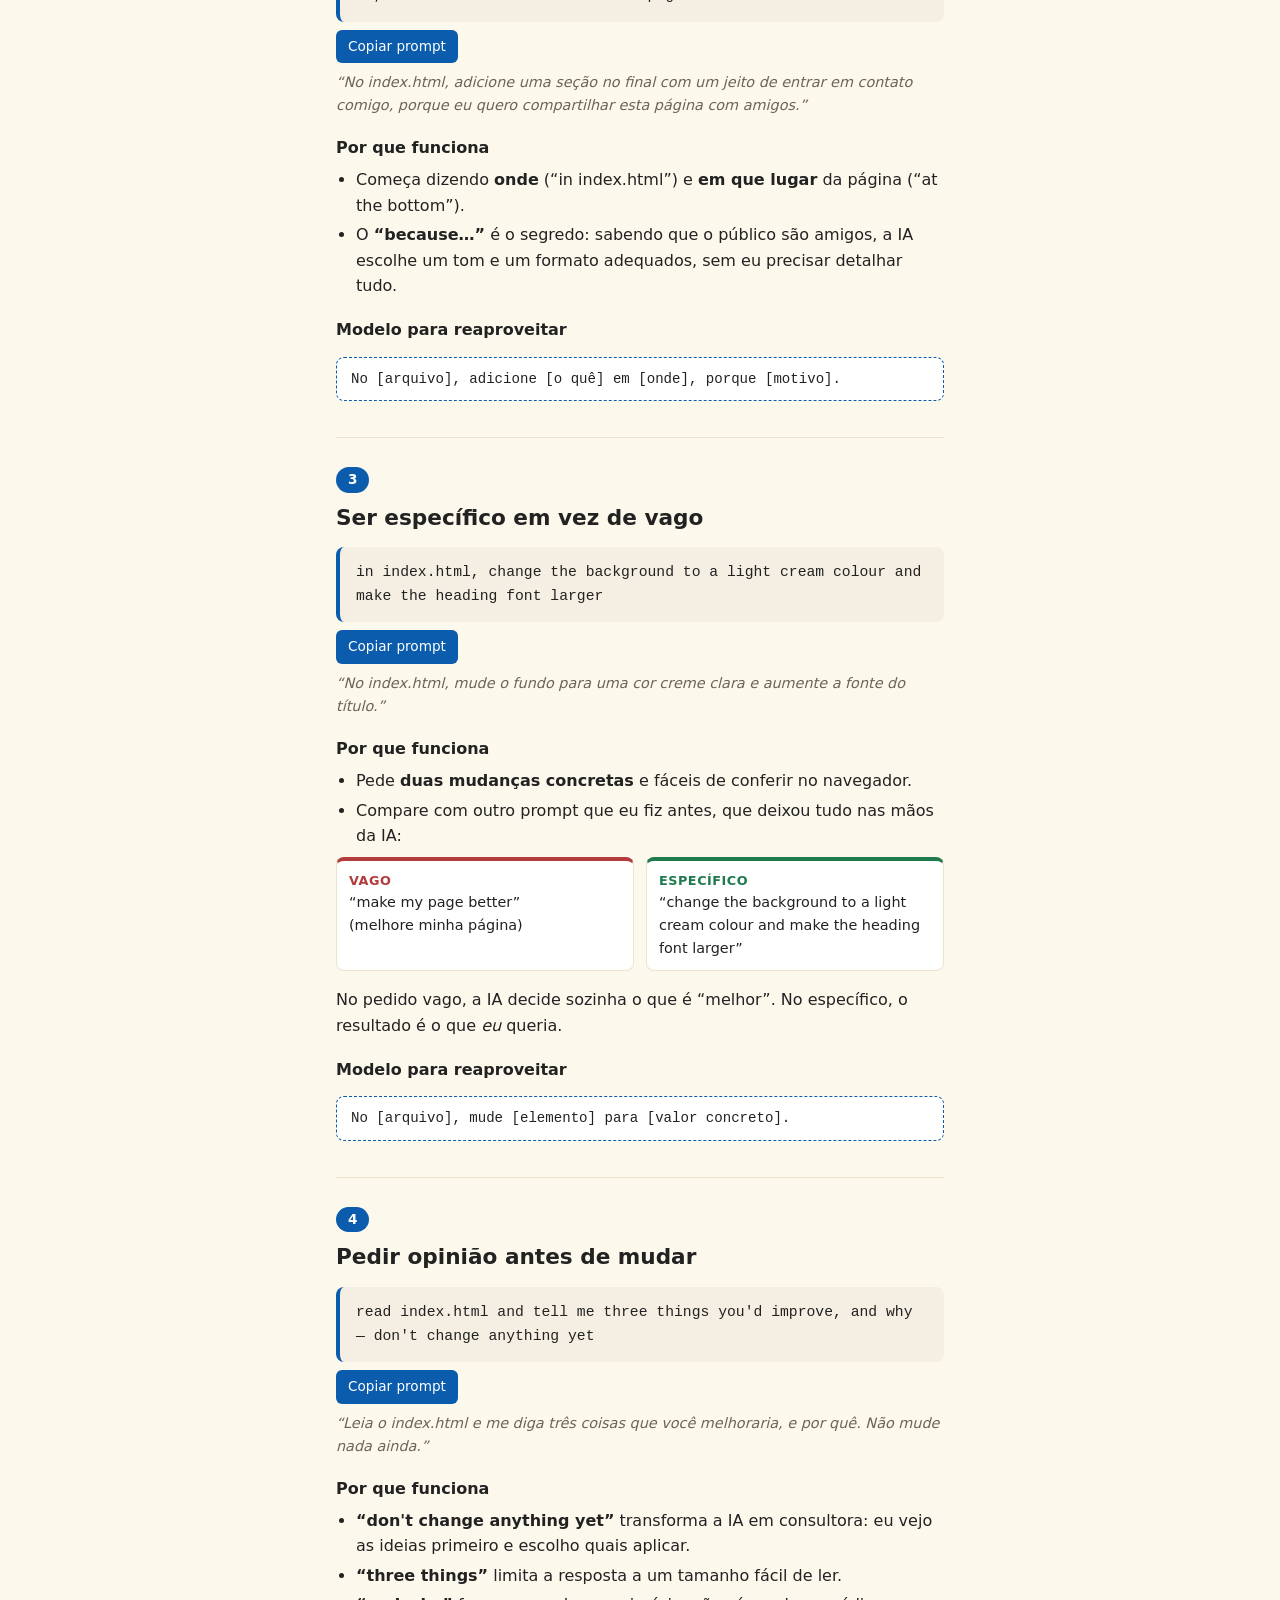
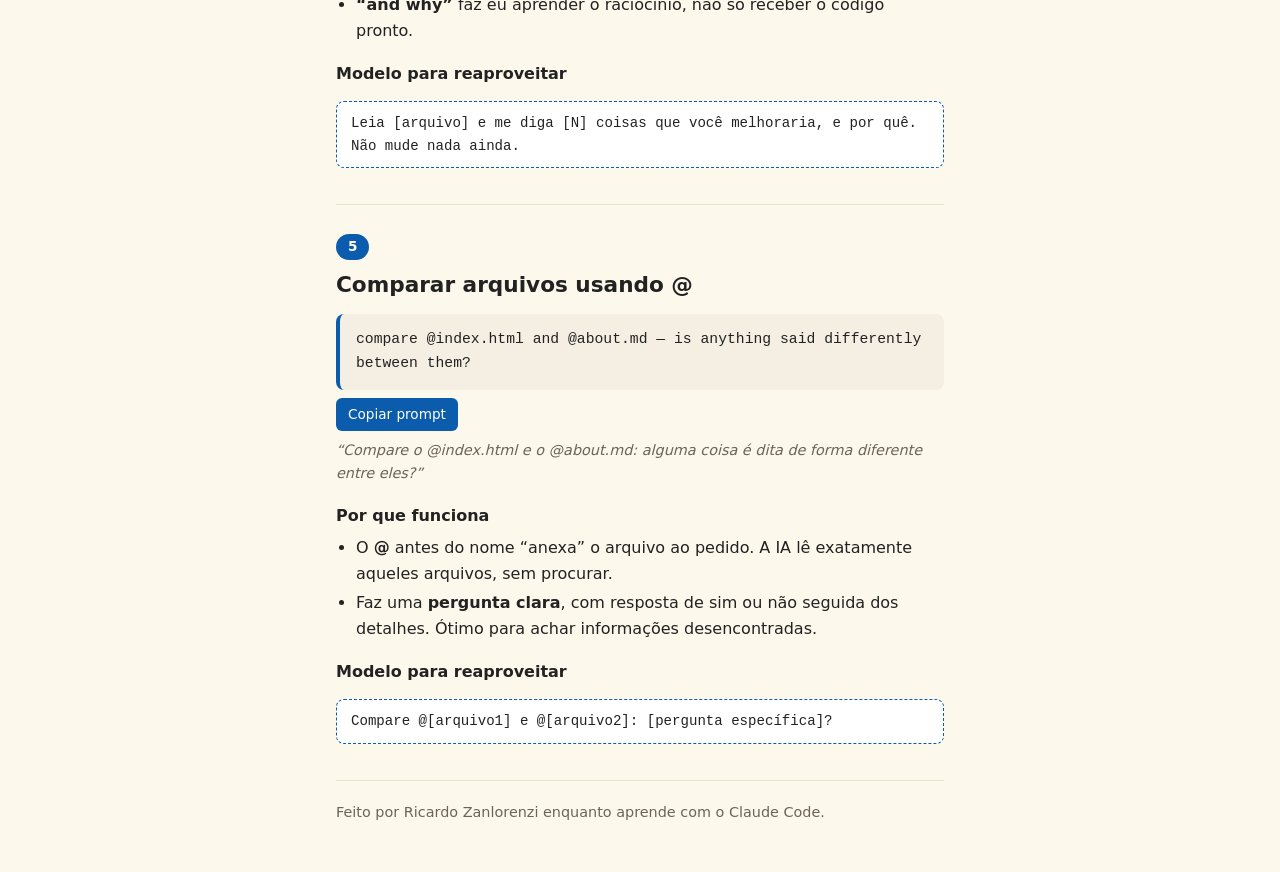
<file: prompt.html>
<!DOCTYPE html>
<html lang="pt-BR">
<head>
  <meta charset="UTF-8">
  <meta name="viewport" content="width=device-width, initial-scale=1.0">
  <title>Meus 5 melhores prompts — Ricardo Zanlorenzi</title>
  <link rel="stylesheet" href="style.css">
  <style>
    /* Estilos usados só nesta página (os comuns estão em style.css) */
    :root {
      --fundo: #fdf8ec;
      --cartao: #ffffff;
      --texto: #2b2b2b;
      --suave: #6b6457;
      --azul: #0b5cad;
      --borda: #ece3cf;
      --codigo: #f4efe2;
      --verde: #1f7a4d;
      --vermelho: #b23b3b;
    }
    * { box-sizing: border-box; }
    .intro { color: var(--suave); margin: 0 0 32px; }
    a { color: var(--azul); }

    .receita {
      background: var(--cartao);
      border: 1px solid var(--borda);
      border-radius: 12px;
      padding: 16px 20px;
      margin-bottom: 40px;
    }
    .receita h2 { font-size: 1.05rem; margin: 0 0 8px; }
    .receita ol { margin: 0; padding-left: 20px; }

    article {
      border-top: 1px solid var(--borda);
      padding-top: 28px;
      margin-bottom: 36px;
    }
    .numero {
      display: inline-block;
      background: var(--azul);
      color: #fff;
      font-weight: 700;
      border-radius: 999px;
      padding: 2px 12px;
      font-size: 0.85rem;
      margin-bottom: 8px;
    }
    article h2 { font-size: 1.35rem; margin: 0 0 12px; }

    .prompt {
      position: relative;
      background: var(--codigo);
      border-left: 4px solid var(--azul);
      border-radius: 8px;
      padding: 14px 16px 14px 16px;
      font-family: ui-monospace, "SF Mono", Menlo, Consolas, monospace;
      font-size: 0.92rem;
      white-space: pre-wrap;
      word-wrap: break-word;
      margin: 0;
    }
    .traducao {
      font-size: 0.9rem;
      color: var(--suave);
      font-style: italic;
      margin: 8px 0 16px;
    }
    .copiar {
      font: inherit;
      font-size: 0.85rem;
      background: var(--azul);
      color: #fff;
      border: 0;
      border-radius: 6px;
      padding: 6px 12px;
      cursor: pointer;
      margin-top: 8px;
    }
    .copiar:active { transform: translateY(1px); }

    h3 { font-size: 1rem; margin: 18px 0 6px; }
    ul { padding-left: 20px; margin: 0; }
    li { margin-bottom: 4px; }

    .modelo {
      background: var(--cartao);
      border: 1px dashed var(--azul);
      border-radius: 8px;
      padding: 10px 14px;
      font-family: ui-monospace, "SF Mono", Menlo, Consolas, monospace;
      font-size: 0.88rem;
    }

    .comparar {
      display: grid;
      grid-template-columns: 1fr 1fr;
      gap: 12px;
      margin-top: 8px;
    }
    .comparar div {
      border-radius: 8px;
      padding: 10px 12px;
      font-size: 0.9rem;
      background: var(--cartao);
      border: 1px solid var(--borda);
    }
    .comparar .ruim { border-top: 4px solid var(--vermelho); }
    .comparar .bom { border-top: 4px solid var(--verde); }
    .comparar strong { display: block; font-size: 0.8rem; text-transform: uppercase; letter-spacing: 0.04em; }
    .ruim strong { color: var(--vermelho); }
    .bom strong { color: var(--verde); }
    @media (max-width: 480px) {
      .comparar { grid-template-columns: 1fr; }
    }

    footer {
      border-top: 1px solid var(--borda);
      padding-top: 20px;
      color: var(--suave);
      font-size: 0.9rem;
    }
  </style>
</head>
<body>
  <main>
    <nav class="menu">
      <a href="index.html">Início</a>
      <a href="projects.html">Projetos</a>
      <a href="prompt.html" aria-current="page">Prompts</a>
      <a href="processo.html">Processo</a>
      <a href="ferramentas.html">Ferramentas</a>
      <a href="about.html">Sobre</a>
    </nav>

    <h1>Meus 5 melhores prompts</h1>
    <p class="intro">
      Estou aprendendo a programar com a ajuda do Claude Code. Aqui estão os cinco
      pedidos (os “prompts”) que mais deram certo até agora, com o que cada um
      ensina. Os originais estão em inglês, do jeito que eu escrevi; abaixo de cada
      um tem a tradução.
    </p>

    <section class="receita">
      <h2>A receita resumida</h2>
      <ol>
        <li>Diga <strong>qual arquivo</strong> você quer mexer.</li>
        <li>Descreva <strong>o que</strong> você quer, com detalhes concretos.</li>
        <li>Conte <strong>por que</strong> você quer aquilo.</li>
        <li>Diga <strong>o que não fazer</strong> quando quiser só uma opinião.</li>
        <li>Peça um <strong>formato de resposta</strong> (uma frase, três itens…).</li>
      </ol>
    </section>

    <!-- 1 -->
    <article>
      <span class="numero">1</span>
      <h2>Criar algo do zero, com a estrutura definida</h2>
      <pre class="prompt">make a file called index.html — a simple one-page website about me, with my name as a heading, a short paragraph about what I'm learning, and a list of three things I want to build. Tudo em portugues do brasil, ok</pre>
      <button class="copiar" type="button">Copiar prompt</button>
      <p class="traducao">“Crie um arquivo chamado index.html: um site simples de uma página sobre mim, com meu nome como título, um parágrafo curto sobre o que estou aprendendo e uma lista de três coisas que quero construir. Tudo em português do Brasil.”</p>

      <h3>Por que funciona</h3>
      <ul>
        <li>Dá o <strong>nome do arquivo</strong>, então não há dúvida de onde o resultado vai parar.</li>
        <li>Lista <strong>cada parte</strong> da página (título, parágrafo, lista de 3 itens). A IA não precisa adivinhar.</li>
        <li>Diz o <strong>idioma</strong> do conteúdo, um detalhe fácil de esquecer.</li>
      </ul>

      <h3>Modelo para reaproveitar</h3>
      <p class="modelo">Crie um arquivo chamado [nome], com [parte 1], [parte 2] e [parte 3]. Escreva em [idioma].</p>
    </article>

    <!-- 2 -->
    <article>
      <span class="numero">2</span>
      <h2>Pedir uma mudança explicando o motivo</h2>
      <pre class="prompt">in index.html, add a section at the bottom with a way to contact me, because I want to share this page with friends</pre>
      <button class="copiar" type="button">Copiar prompt</button>
      <p class="traducao">“No index.html, adicione uma seção no final com um jeito de entrar em contato comigo, porque eu quero compartilhar esta página com amigos.”</p>

      <h3>Por que funciona</h3>
      <ul>
        <li>Começa dizendo <strong>onde</strong> (“in index.html”) e <strong>em que lugar</strong> da página (“at the bottom”).</li>
        <li>O <strong>“because…”</strong> é o segredo: sabendo que o público são amigos, a IA escolhe um tom e um formato adequados, sem eu precisar detalhar tudo.</li>
      </ul>

      <h3>Modelo para reaproveitar</h3>
      <p class="modelo">No [arquivo], adicione [o quê] em [onde], porque [motivo].</p>
    </article>

    <!-- 3 -->
    <article>
      <span class="numero">3</span>
      <h2>Ser específico em vez de vago</h2>
      <pre class="prompt">in index.html, change the background to a light cream colour and make the heading font larger</pre>
      <button class="copiar" type="button">Copiar prompt</button>
      <p class="traducao">“No index.html, mude o fundo para uma cor creme clara e aumente a fonte do título.”</p>

      <h3>Por que funciona</h3>
      <ul>
        <li>Pede <strong>duas mudanças concretas</strong> e fáceis de conferir no navegador.</li>
        <li>Compare com outro prompt que eu fiz antes, que deixou tudo nas mãos da IA:</li>
      </ul>
      <div class="comparar">
        <div class="ruim"><strong>Vago</strong>“make my page better”<br>(melhore minha página)</div>
        <div class="bom"><strong>Específico</strong>“change the background to a light cream colour and make the heading font larger”</div>
      </div>
      <p>No pedido vago, a IA decide sozinha o que é “melhor”. No específico, o resultado é o que <em>eu</em> queria.</p>

      <h3>Modelo para reaproveitar</h3>
      <p class="modelo">No [arquivo], mude [elemento] para [valor concreto].</p>
    </article>

    <!-- 4 -->
    <article>
      <span class="numero">4</span>
      <h2>Pedir opinião antes de mudar</h2>
      <pre class="prompt">read index.html and tell me three things you'd improve, and why — don't change anything yet</pre>
      <button class="copiar" type="button">Copiar prompt</button>
      <p class="traducao">“Leia o index.html e me diga três coisas que você melhoraria, e por quê. Não mude nada ainda.”</p>

      <h3>Por que funciona</h3>
      <ul>
        <li><strong>“don't change anything yet”</strong> transforma a IA em consultora: eu vejo as ideias primeiro e escolho quais aplicar.</li>
        <li><strong>“three things”</strong> limita a resposta a um tamanho fácil de ler.</li>
        <li><strong>“and why”</strong> faz eu aprender o raciocínio, não só receber o código pronto.</li>
      </ul>

      <h3>Modelo para reaproveitar</h3>
      <p class="modelo">Leia [arquivo] e me diga [N] coisas que você melhoraria, e por quê. Não mude nada ainda.</p>
    </article>

    <!-- 5 -->
    <article>
      <span class="numero">5</span>
      <h2>Comparar arquivos usando @</h2>
      <pre class="prompt">compare @index.html and @about.md — is anything said differently between them?</pre>
      <button class="copiar" type="button">Copiar prompt</button>
      <p class="traducao">“Compare o @index.html e o @about.md: alguma coisa é dita de forma diferente entre eles?”</p>

      <h3>Por que funciona</h3>
      <ul>
        <li>O <strong>@</strong> antes do nome “anexa” o arquivo ao pedido. A IA lê exatamente aqueles arquivos, sem procurar.</li>
        <li>Faz uma <strong>pergunta clara</strong>, com resposta de sim ou não seguida dos detalhes. Ótimo para achar informações desencontradas.</li>
      </ul>

      <h3>Modelo para reaproveitar</h3>
      <p class="modelo">Compare @[arquivo1] e @[arquivo2]: [pergunta específica]?</p>
    </article>

    <footer>
      Feito por Ricardo Zanlorenzi enquanto aprende com o Claude Code.
    </footer>
  </main>

  <script>
    // Botão "Copiar prompt": copia o texto do prompt logo acima dele
    document.querySelectorAll('.copiar').forEach(function (botao) {
      botao.addEventListener('click', function () {
        var texto = botao.previousElementSibling.textContent;
        navigator.clipboard.writeText(texto).then(function () {
          botao.textContent = 'Copiado!';
          setTimeout(function () { botao.textContent = 'Copiar prompt'; }, 1500);
        });
      });
    });
  </script>
</body>
</html>
</file>
<file: style.css>
/* Estilos compartilhados por todas as páginas do site */

body {
  font-family: system-ui, -apple-system, sans-serif;
  max-width: 640px;
  margin: 0 auto;
  padding: 32px 16px 48px;
  line-height: 1.6;
  color: #222;
  background: #fdf8ec;
}

h1 {
  font-size: clamp(2.75rem, 11vw, 4.25rem);
  line-height: 1.1;
  margin-bottom: 0.5rem;
}

h2 {
  font-size: 1.3rem;
  margin-top: 2rem;
}

li {
  margin-bottom: 0.4rem;
}

a {
  color: #0b5cad;
}

/* Menu no topo de cada página */
.menu {
  display: flex;
  flex-wrap: wrap;
  gap: 4px 20px;
  font-size: 0.95rem;
  padding-bottom: 12px;
  border-bottom: 1px solid #e8e0cc;
}

.menu a {
  text-decoration: none;
}

.menu a:hover {
  text-decoration: underline;
}

/* A página em que você está aparece em negrito e cinza */
.menu a[aria-current="page"] {
  font-weight: 600;
  color: #222;
}
</file>
